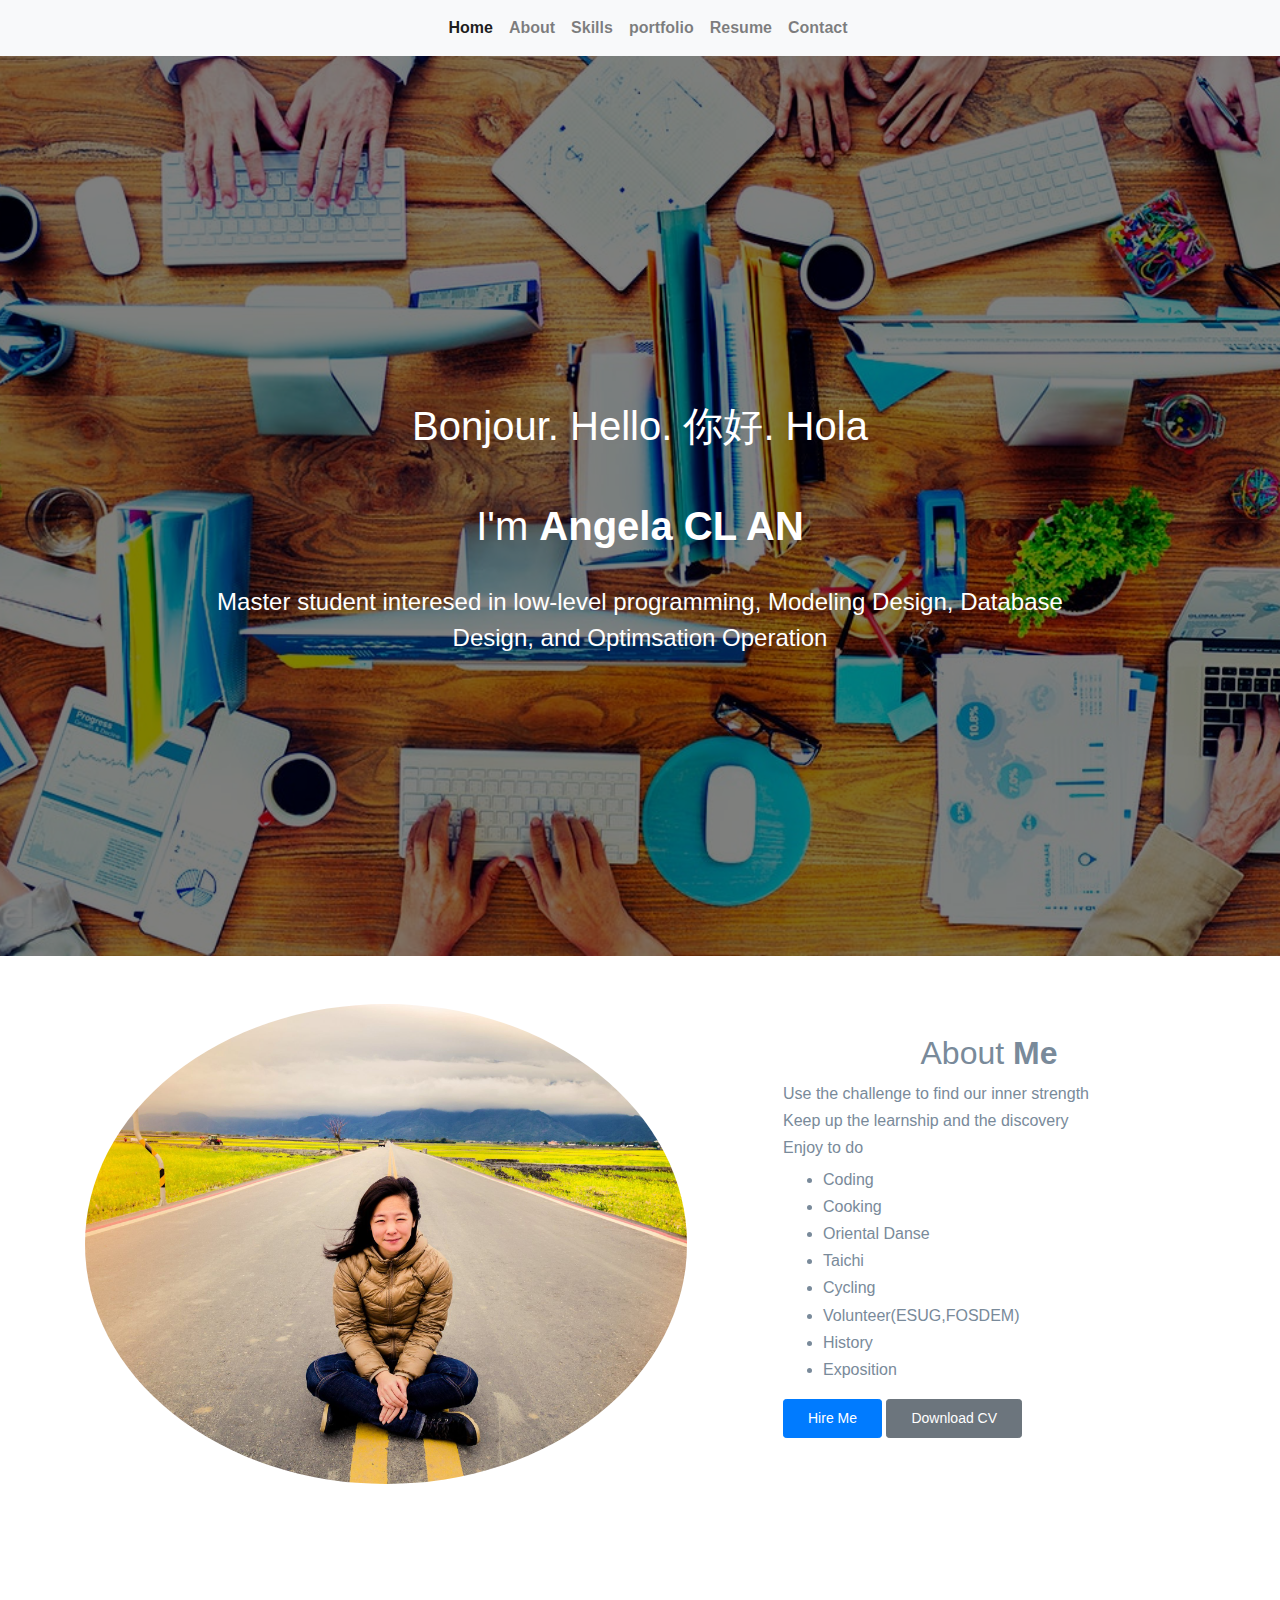
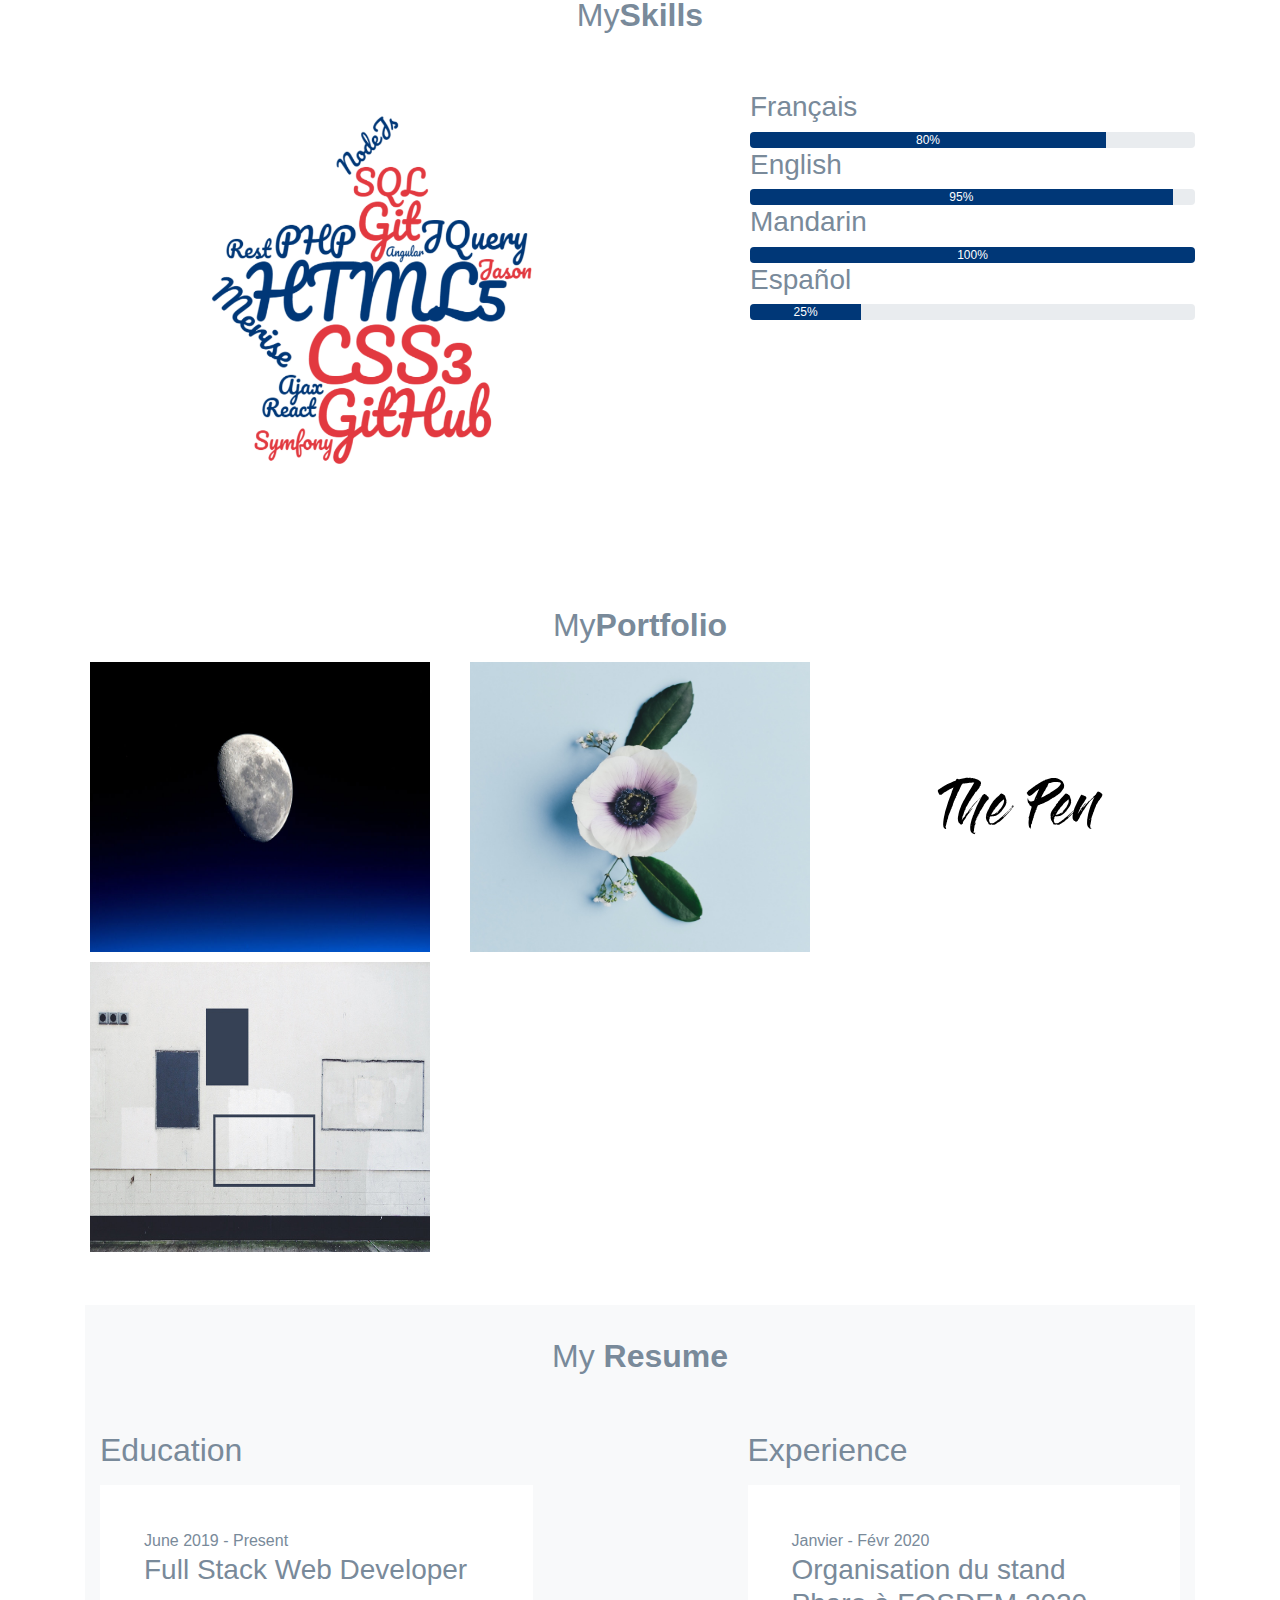
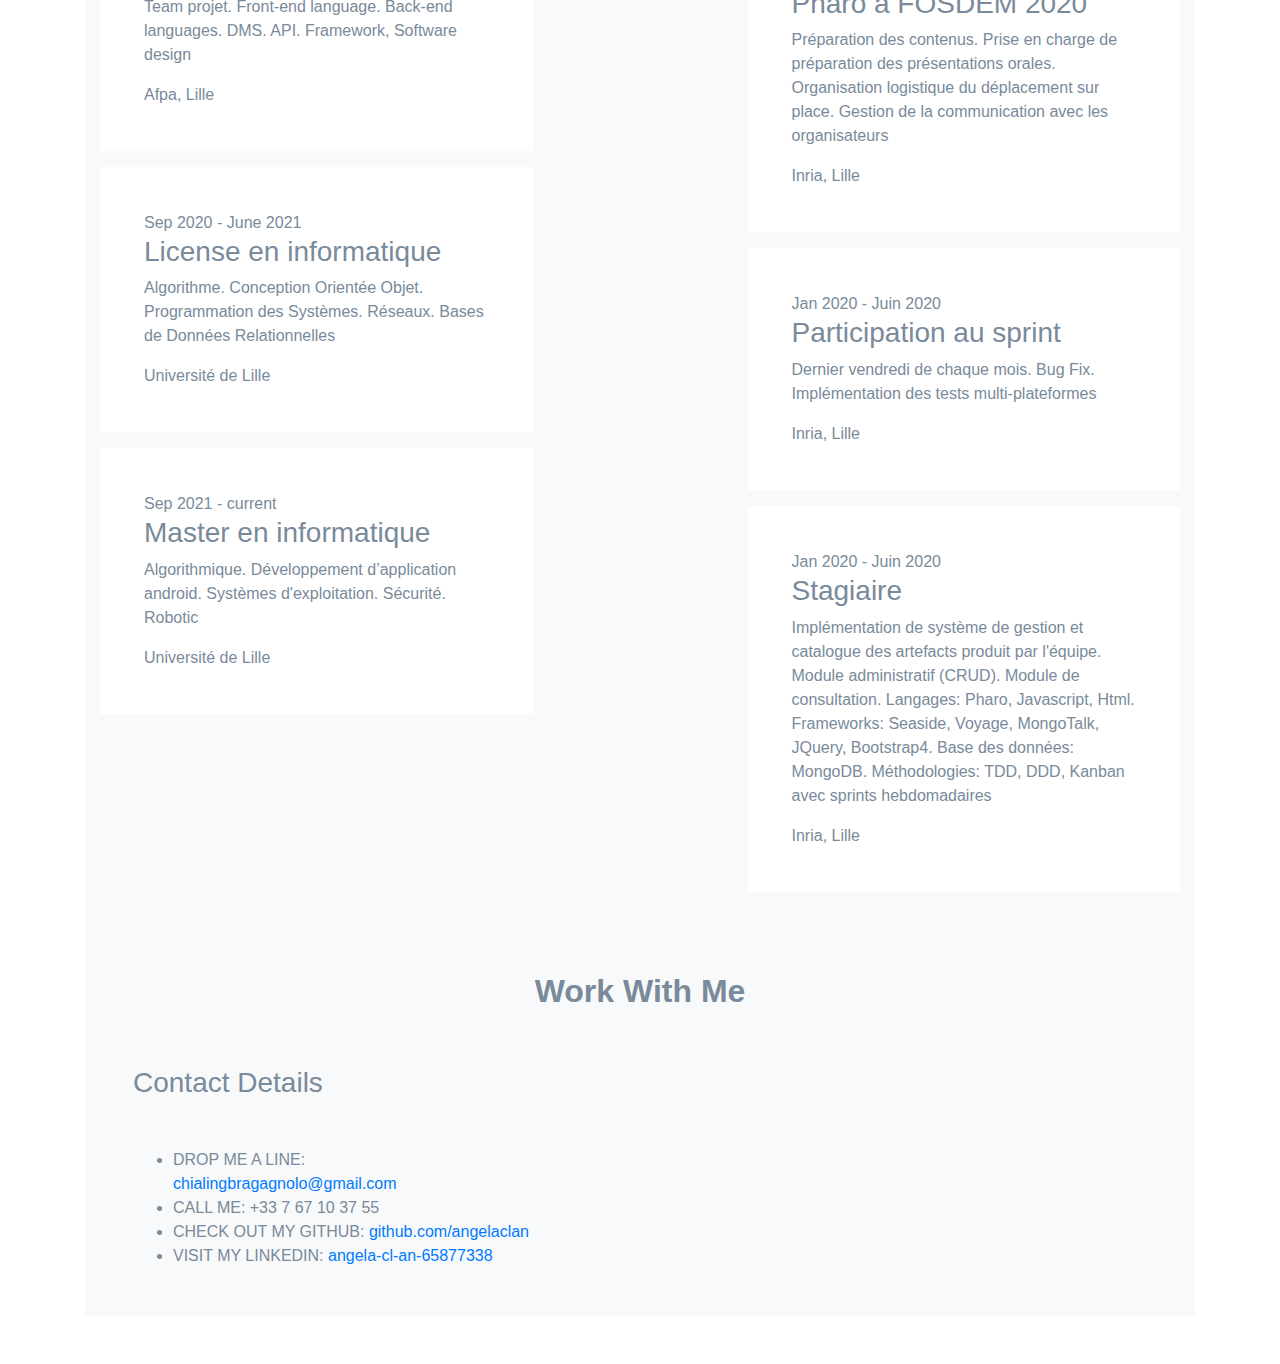
<file: index.html>
<!doctype html>
<html lang="en">
<head>
    <meta charset="utf-8">
    <meta http-equiv= x-ua-compatible content= ie=edge>
    <meta name="viewport" content="width=device-width, initial-scale=1, shrink-to-fit=no">
    <title>CV with bootstrap</title>
    <link rel="stylesheet" href="https://stackpath.bootstrapcdn.com/bootstrap/4.3.1/css/bootstrap.min.css" integrity="sha384-ggOyR0iXCbMQv3Xipma34MD+dH/1fQ784/j6cY/iJTQUOhcWr7x9JvoRxT2MZw1T" crossorigin="anonymous">
    <link href="style.css" rel="stylesheet">
</head>    
<body data-spy="scroll" data-target="#pb-navbar" data-offset="200">
<!-- navigation  --> 



    <nav class="navbar navbar-expand-lg site-navbar navbar-light bg-light awake" id="pb-navbar">
     <div class="container">
      <button class="navbar-toggler" type="button" data-toggle="collapse" data-target="#navbarsExample09" aria-controls="navbarsExample09" aria-expanded="true" aria-label="Toggle navigation">
          <span class="navbar-toggler-icon"></span>
        </button>

        <a class="navbar-brand" href="index.html"></a>
        <div class="navbar-collapse justify-content-md-center collapse show" id="navbarsExample09" style>
          <ul class="navbar-nav">
            <li class="nav-item">
              <a class="nav-link active" href="#section-home">Home</a></li>
            <li class="nav-item"><a class="nav-link" href="#section-about">About</a></li>
            <li class="nav-item"><a class="nav-link" href="#section-skills">Skills</a></li>
            <li class="nav-item"><a class="nav-link" href="#section-portfolio">portfolio</a></li>
            <li class="nav-item"><a class="nav-link" href="#section-resume">Resume</a></li>
            <li class="nav-item"><a class="nav-link" href="#section-contact">Contact</a></li>
          </ul>
        </div>
      </div>
    </nav>     
    
    <section class="site-hero" style="background-image: url(image/teamwork.jpg);" id="section-home" data-stellar-background-ratio="0.5">
      <div class="container">
        <div class="row intro-text align-items-center justify-content-center">
          <div class="col-md-10 text-center">
          <h1 class="site-heading">Bonjour. Hello. 你好. Hola <br> I'm <strong>Angela CL AN</strong></h1>
            <p class="lead site-subheading mb-4 "> Master student interesed in low-level programming, Modeling Design, Database Design, and Optimsation Operation </p>
          </div>
        </div>
      </div>
    </section>

<!-- about -->
<section class="site-section" id="section-about">
    <div class="container">
      <div class="row mb-5 align-items-center">
        <div class="col-lg-7 pr-lg-5 mb-5 mb-lg-0">
          <img src="image/selfie.jpg" alt="Image placeholder" class="img-fluid">
        </div>
        <div class="col-lg-5 pl-lg-5">
          <div class="section-heading">
            <h2>About <strong>Me</strong></h2>
          </div>
            <p class="mb-1 ">Use the challenge to find our inner strength<br>Keep up the learnship and the discovery<br>Enjoy to do
           <ul>
            <li>Coding</li>
            <li>Cooking</li>
            <li>Oriental Danse</li>
            <li>Taichi</li>
            <li>Cycling</li>
            <li>Volunteer(ESUG,FOSDEM)</li> 
            <li>History</li>   
            <li>Exposition</li>  
          </ul>
          </p>
          <p>
            <a href="#section-contact" class="btn btn-primary px-4 py-2 btn-sm smoothscroll">Hire Me</a>
            <a href="resources/Angela_An_WebDeveloper_2019_10_FRENCH.pdf" target="_blank" class="btn btn-secondary px-4 py-2 btn-sm">Download CV</a>
          </p>
        </div>
      </div>

<!-- Skills -->
<section class="site-section" id="section-skills">
  <div class="row pt-3">
    <div class="col-md-12 mb-1">
      <div class="section-heading">
        <h2>My<strong>Skills</strong></h2>
      </div>
      <div class="row pt-5">
        <div class="col-md-1"></div>
        <div class="col-md-4">
          <img class="skill" src="image/skill.png">
        </div>  
            <!-- <div class="skill">
              <h3>Design</h3>
              <div class="progress">
                <div class="progress-bar" role="progressbar" style="width: 85%" aria-valuenow="85" aria-valuemin="0" aria-valuemax="100">
                  <span>85%</span>
                </div>
              </div>
            </div>
            <div class="skill">
              <h3>HTML5</h3>
              <div class="progress">
                <div class="progress-bar" role="progressbar" style="width: 98%" aria-valuenow="98" aria-valuemin="0" aria-valuemax="100">
                  <span>98%</span>
                </div>
              </div>
            </div>
            <div class="skill">
              <h3>CSS3</h3>
              <div class="progress">
                <div class="progress-bar" role="progressbar" style="width: 97%" aria-valuenow="97" aria-valuemin="0" aria-valuemax="100">
                  <span>97%</span>
                </div>
              </div>
            </div>
            <div class="skill">
              <h3>WordPress</h3>
              <div class="progress">
                <div class="progress-bar" role="progressbar" style="width: 88%" aria-valuenow="88" aria-valuemin="0" aria-valuemax="100">
                  <span>88%</span>
                </div>
              </div>
            </div>
            <div class="skill">
              <h3>Bootstrap</h3>
              <div class="progress">
                <div class="progress-bar" role="progressbar" style="width: 92%" aria-valuenow="92" aria-valuemin="0" aria-valuemax="100">
                  <span>92%</span>
                </div>
              </div>
            </div>
      </div> -->
      <div class="col-md-2"> </div>   
        <div class="col-md-5">

            <div class="skill">
                <h3>Français</h3>
                  <div class="progress">
                    <div class="progress-bar" role="progressbar" style="width: 80%" aria-valuenow="80" aria-valuemin="0" aria-valuemax="100">
                      <span>80%</span>
                    </div>
                  </div>
            </div>

          <div class="skill">
            <h3>English</h3>
            <div class="progress">
              <div class="progress-bar" role="progressbar" style="width: 95%" aria-valuenow="95" aria-valuemin="0" aria-valuemax="100">
                <span>95%</span>
              </div>
            </div>
          </div> 

          <div class="skill">
              <h3>Mandarin</h3>
                <div class="progress">
                  <div class="progress-bar" role="progressbar" style="width: 100%" aria-valuenow="100" aria-valuemin="0" aria-valuemax="100">
                    <span>100%</span>
                  </div>
                </div>
          </div>
          
          <div class="skill">
            <h3>Español</h3>
              <div class="progress">
                <div class="progress-bar" role="progressbar" style="width: 25%" aria-valuenow="25" aria-valuemin="0" aria-valuemax="100">
                  <span>25%</span>
                </div>
              </div>
          </div>

          
      </div>
     

    </div>
  </div>
</section>

<!-- portfolio -->
<section class="site-section" id="section-portfolio">
    <div class="row pt-3">
      <div class="col-md-12 mb-1">
        <div class="section-heading">
          <h2>My<strong>Portfolio</strong></h2>
        </div>
      </div>  
    </div>
        
    <div class="row pt-10">
      <div class="col-sm-4">
        <a href="portfolio/Space/index.html"><img class="portfolio" src="image/space.jpg">
        </a>
      </div>
     <div class="col-sm-4">
        <a href = "portfolio/Furneaux/index.html"><img class="portfolio" src="image/flower_3.jpg">
        </a>
      </div> 
      <div class="col-sm-4">
        <a href="portfolio/ThePen/index.html"><img class="portfolio" src="image/the-pen.svg">
        </a>
      </div>
      <div class="col-sm-4">
        <a href="portfolio/Boyce/index.html"><img class="portfolio" src="image/boyce.jpg">
        </a>  
      </div>
      
    </div>  
    <div class="row pt-6">
    </div>
    

</section>      
     


<!-- Resume -->
<section class="site-section bg-light " id="section-resume">
    <div class="container">
      <div class="row">
        <div class="col-md-12 mb-5">
          <div class="section-heading text-center">
            <h2>My <strong>Resume</strong></h2>
          </div>
        </div>
        <div class="col-md-5">
          <h2 class="mb-3">Education</h2>
          <div class="resume-item mb-3">
            <span class="date"><span class="icon-calendar"></span> June 2019 - Present</span>
            <h3>Full Stack Web Developer</h3>
            <p>Team projet. Front-end language. Back-end languages. DMS. API. Framework, Software design</p>
            <span class="school">Afpa, Lille</span>
          </div>

          <div class="resume-item mb-3">
            <span class="date"><span class="icon-calendar"></span> Sep 2020 - June 2021</span>
            <h3>License en informatique </h3>
            <p>Algorithme.  Conception Orientée Objet. Programmation des Systèmes. Réseaux. 
                Bases de Données Relationnelles </p>
            <span class="school">Université de Lille</span>
          </div>

          <div class="resume-item mb-3">
            <span class="date"><span class="icon-calendar"></span> Sep 2021 - current</span>
            <h3>Master en informatique </h3>
            <p>Algorithmique. Développement d’application android. Systèmes d'exploitation.
              Sécurité. Robotic</p>
            <span class="school">Université de Lille</span>
          </div>

        </div>
        <div class="col-md-2"></div>
        <div class="col-md-5">

          <h2 class="mb-3">Experience</h2>

          <div class="resume-item mb-3">
              <span class="date"><span class="icon-calendar"></span>Janvier - Févr 2020</span>
              <h3>Organisation du stand Pharo à FOSDEM 2020</h3>
              <p>Préparation des contenus. Prise en charge de préparation des présentations orales.
                 Organisation logistique du déplacement sur place. Gestion de la  communication avec les organisateurs</p>
              <span class="school">Inria, Lille</span>
          </div>

          <div class="resume-item mb-3">
            <span class="date"><span class="icon-calendar"></span> Jan 2020 - Juin  2020</span>
            <h3>Participation au sprint</h3>
            <p>Dernier vendredi de chaque mois. Bug Fix. Implémentation des tests multi-plateformes</p>
            <span class="school">Inria, Lille </span>
          </div>

          <div class="resume-item mb-3">
            <span class="date"><span class="icon-calendar"></span>Jan 2020 - Juin  2020</span>
            <h3>Stagiaire</h3>
            <p>Implémentation de système de gestion et catalogue des artefacts produit par l'équipe. 
               Module administratif (CRUD). Module de consultation. Langages: Pharo, Javascript, Html.
               Frameworks: Seaside, Voyage, MongoTalk, JQuery, Bootstrap4. Base des données: MongoDB.
               Méthodologies: TDD, DDD, Kanban avec sprints hebdomadaires</p>
            <span class="school">Inria, Lille</span>
          </div>
            
        </div>
      </div>
    </div>
  </section> 

<!-- contact -->
<section class="site-section bg-light" id="section-contact">
    <div class="container">
      <div class="row">
        <div class="col-md-12 mb-5">
          <div class="section-heading text-center">
            <h2><strong>Work With Me</strong></h2>
          </div>
        </div>
        
       
        <div class="col-md-5 pl-md-5">
          <h3 class="mb-5">Contact Details</h3>
          <ul class="site-contact-details">
            <li>
              <span class="text-uppercase">Drop me a line:</span>
               <a   href="mailto:chialingbragagnolo@gmail.com">chialingbragagnolo@gmail.com</a>
            </li>
            <li>
              <span class="text-uppercase">Call me:</span>
              +33 7 67 10 37 55
            </li>
            <li>
              <span class="text-uppercase">Check Out my GitHub:</span>
              <a href = "https://github.com/angelaclan">github.com/angelaclan</a>
            </li>  
            <li>  
              <span class="text-uppercase">Visit my LinkedIn:</span>
              <a href = "https://www.linkedin.com/in/angela-cl-an-65877338/">angela-cl-an-65877338</a>
            </li>
          </ul>
        </div>
      </div>
    </div>
  </section>
</body>
</html>
</file>
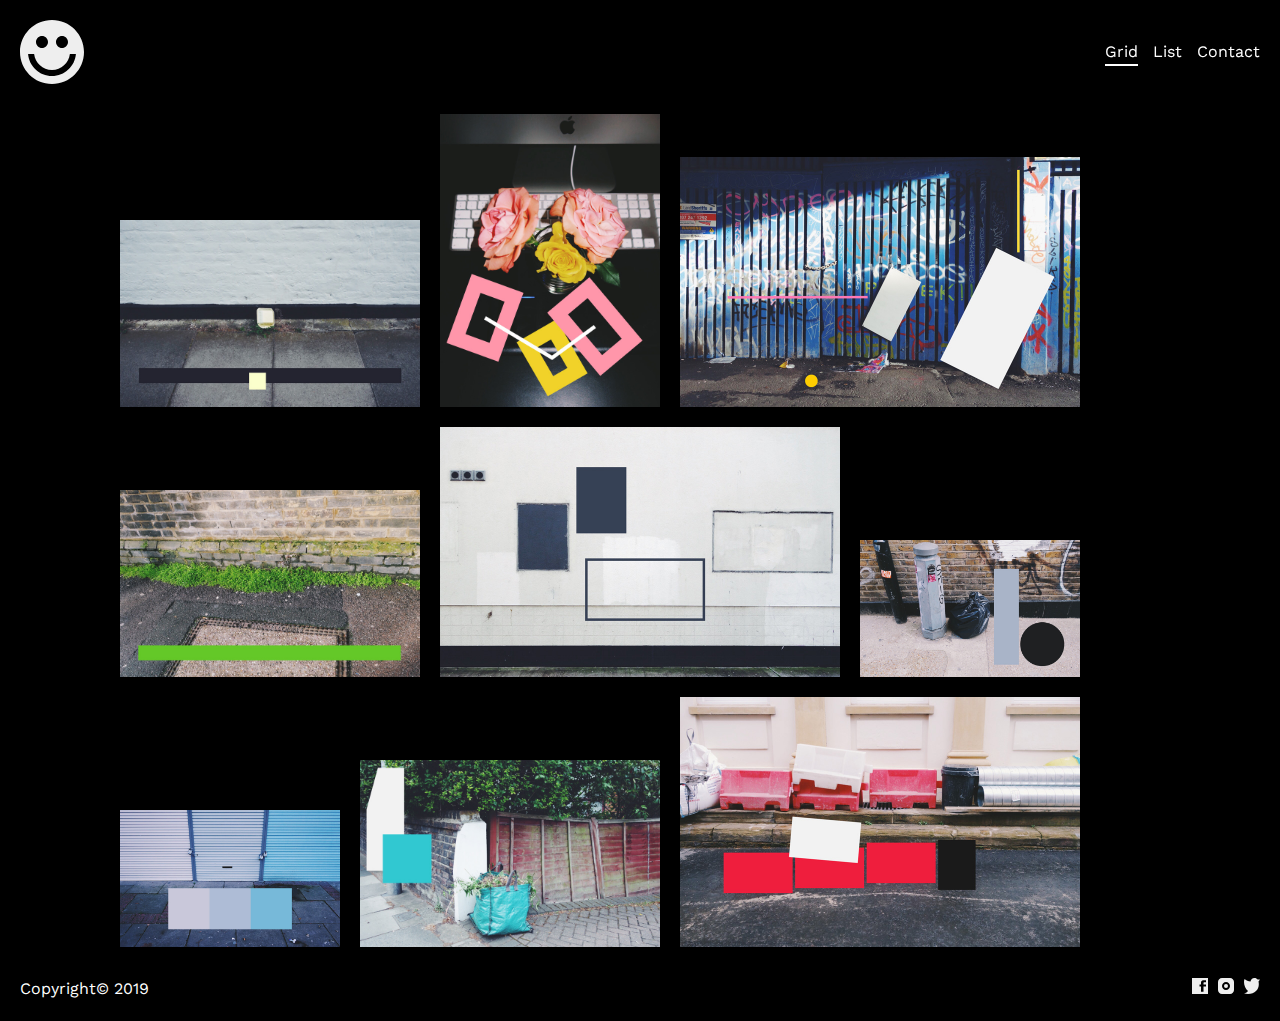
<file: portfolio/Boyce/index.html>
<html>

<header>
<link rel="stylesheet" type="text/css" href="base.css">
<link rel="stylesheet" type="text/css" href="fonts.css">
<link rel="stylesheet" type="text/css" href="style.css">
 
 <h1>
    <img src="logo.svg">
  </h1>
  <nav>
    <a href="grid.html"  class="selected">Grid</a>
    <a href="list.html">List</a>
    <a href="contact.html">Contact</a>
  </nav>
</header>

<section class="photos">
  
    <div class="photo ">
    <div class="overlay">
     <h2>
      Black Line Yellow Box
	   </h2>
    </div>
    <img src="image_1.jpg">
  </div>
  
  <div class="photo small">
    <div class="overlay">
     <h2>
        Desk Flowers
		 </h2>
    </div>
    <img src="image_2.jpg">
  </div>
  
  <div class="photo large">
    <div class="overlay">
     <h2>
 				Fence Sign Reach
     </h2>
    </div>
    <img src="image_3.jpg">
  </div>
  
  <div class="photo ">
    <div class="overlay">
     <h2>
 			Green Grass Line
     </h2>
    </div>
    <img src="image_4.jpg">
  </div>
  
  <div class="photo large">
    <div class="overlay">
     <h2>
 			Fill Outline
     </h2>
    </div>
    <img src="image_5.jpg">
  </div>
  
  <div class="photo small">
    <div class="overlay">
     <h2>
 			Bollard Bag Black Grey
     </h2>
    </div>
    <img src="image_6.jpg">
  </div>
  
  <div class="photo small">
    <div class="overlay">
     <h2>
 			Three Shutters
     </h2>
    </div>
    <img src="image_7.jpg">
  </div>
  
  <div class="photo">
    <div class="overlay">
     <h2>
 			Green Bag White Wall
     </h2>
    </div>
    <img src="image_8.jpg">
  </div>
  
  <div class="photo large">
    <div class="overlay">
     <h2>
 			Temporary Barrier Bin
     </h2>
    </div>
    <img src="image_9.jpg">
  </div>
  </section>

<footer>
  <p>
    Copyright&copy; 2019
  </p>
  <nav>
    <a href="http://facebook.com">
      <img src="icon-facebook.svg"></a>
    <a href="http://instagram.com">
       <img src="icon-instagram.svg"></a>
   <a href="http://twitter.com">
      <img src="icon-twitter.svg"></a>
   </nav>
</footer>
</html>
</file>
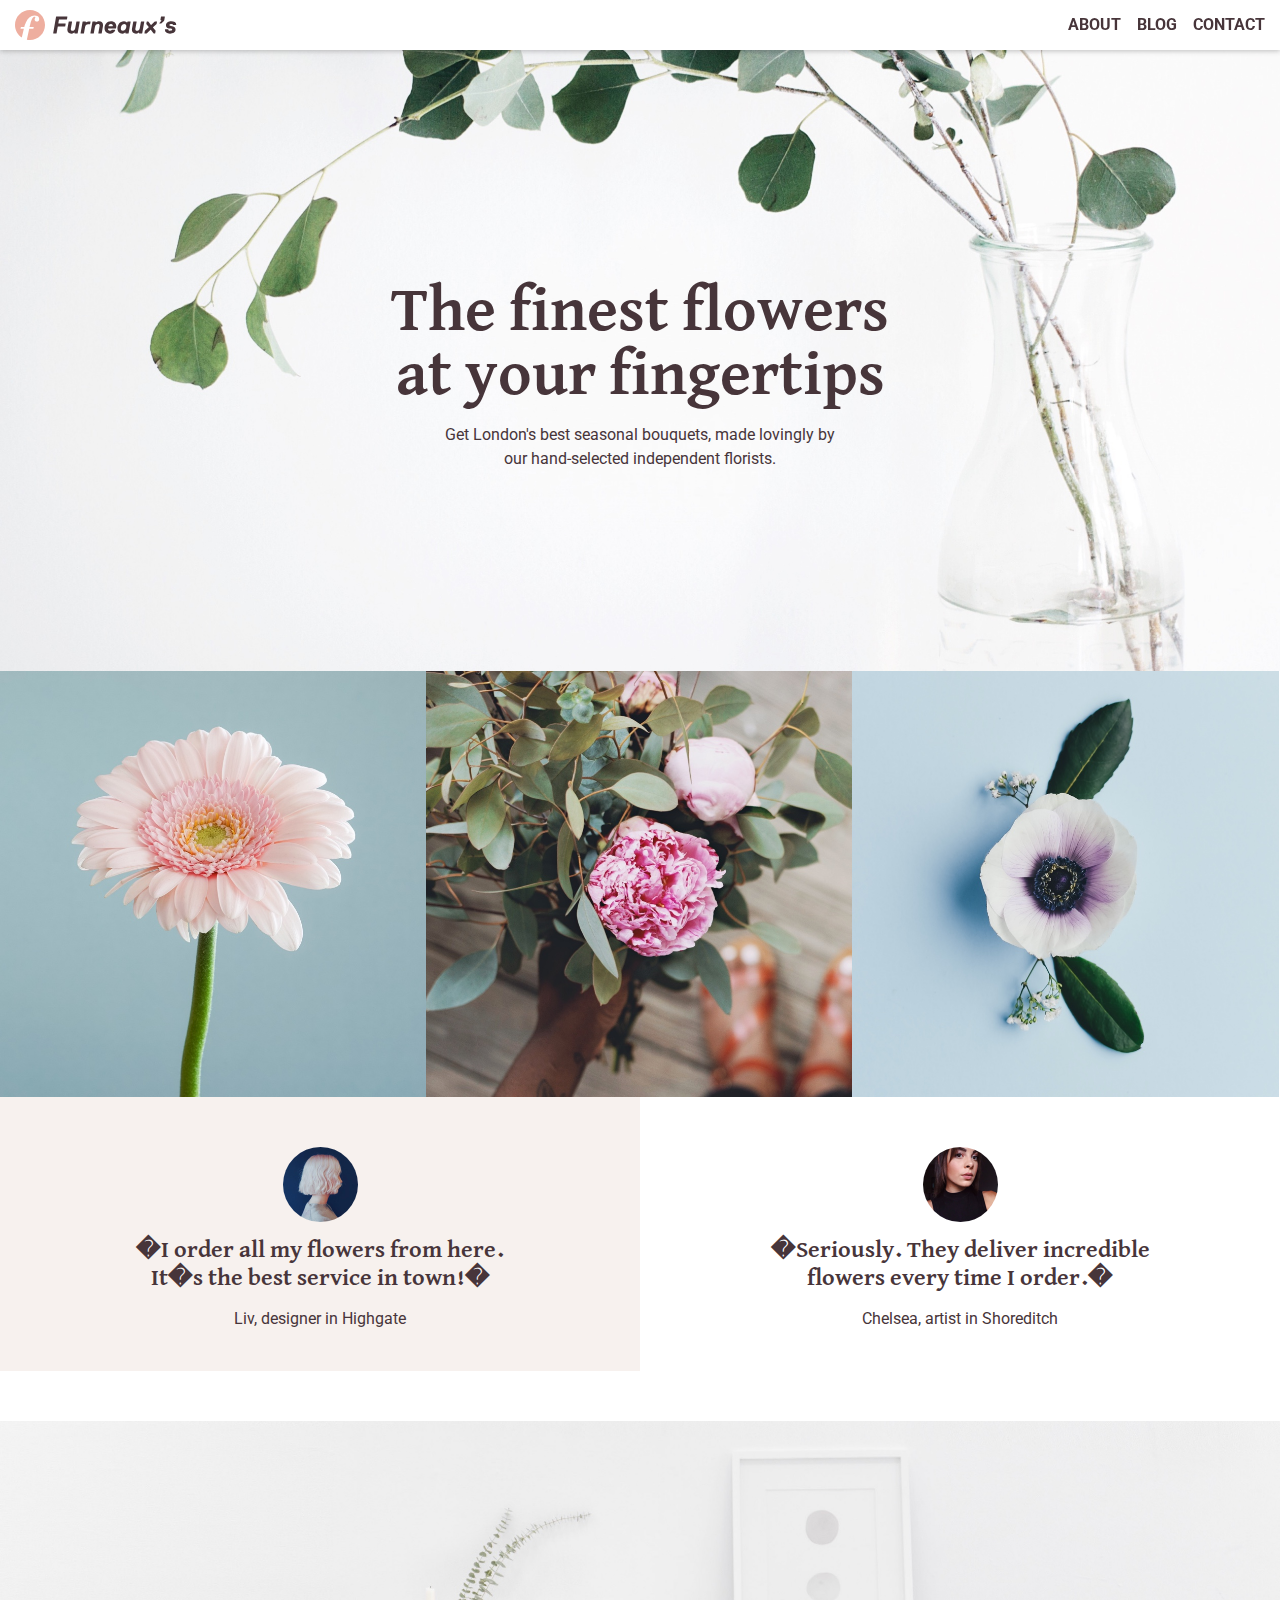
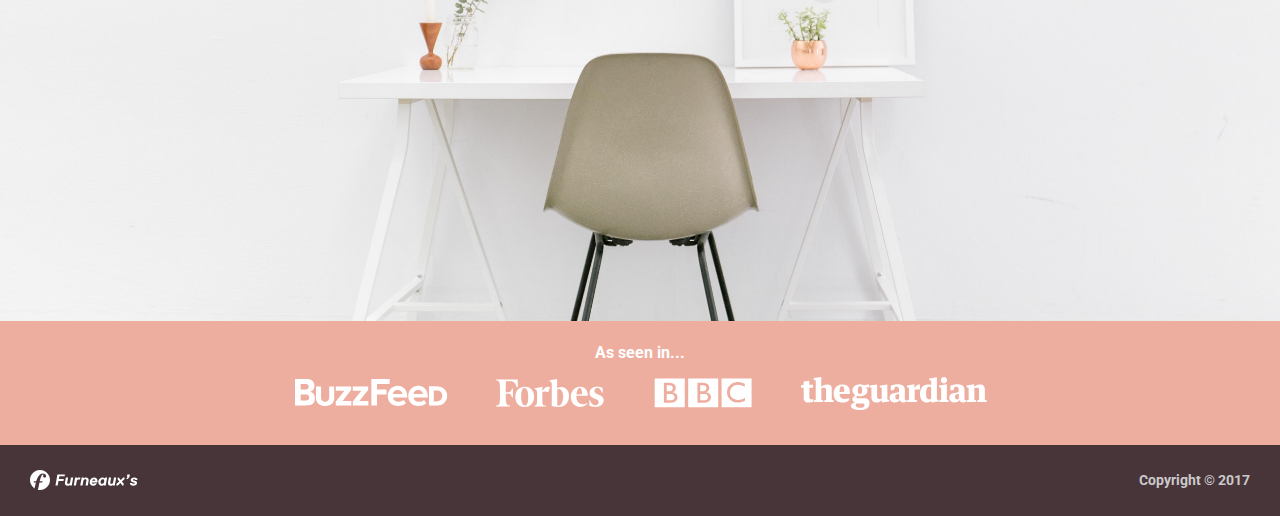
<file: portfolio/Furneaux/index.html>
<html>
<header>

<link rel="stylesheet" type="text/css" href="base.css">
<link rel="stylesheet" type="text/css" href="fonts.css">
<link rel="stylesheet" type="text/css" href="style.css">

  <h1>
    <img src="logo.svg" />
  </h1>
  <nav>
    <a href="about.html">ABOUT</a>
    <a href="blog.html">BLOG</a>
    <a href="contact.html">CONTACT</a>
  </nav>
</header>

<section class="hero">
  <div>
    <h2>
      The finest flowers at your fingertips
    </h2>
    <p>
      Get London's best seasonal bouquets, made lovingly by our hand-selected independent florists.
    </p>
  </div>
</section>

<section class="flowers">
  <img src="flower_1.jpg" />
  <img src="flower_2.jpg" />
  <img src="flower_3.jpg" />
</section>

<section class="quotes">
  <div class="cream-background">
    <img src="quote_liv.png" />
    <blockquote>�I order all my flowers from here. It�s the best service in town!�</blockquote>
    <p>Liv, designer in Highgate</p>
  </div>

  <div>
    <img src="quote_chelsea.png" />
    <blockquote>�Seriously. They deliver incredible flowers every time I order.�</blockquote>
    <p>Chelsea, artist in Shoreditch</p>
  </div>
</section>

<section class="hero chair">
	</section>

<section class="logos">
  <p>As seen in...</p>
  <img src="buzzfeed.svg" />
  <img src="forbes.svg" />
  <img src="bbc.svg" />
  <img src="guardian.svg" />
</section>

<footer>
  <img src="logo-footer.svg" />
  <!-- use &copy; to creat the symble of copyright-->
  <p>Copyright &copy; 2017</p>
</footer>
</html>
</file>
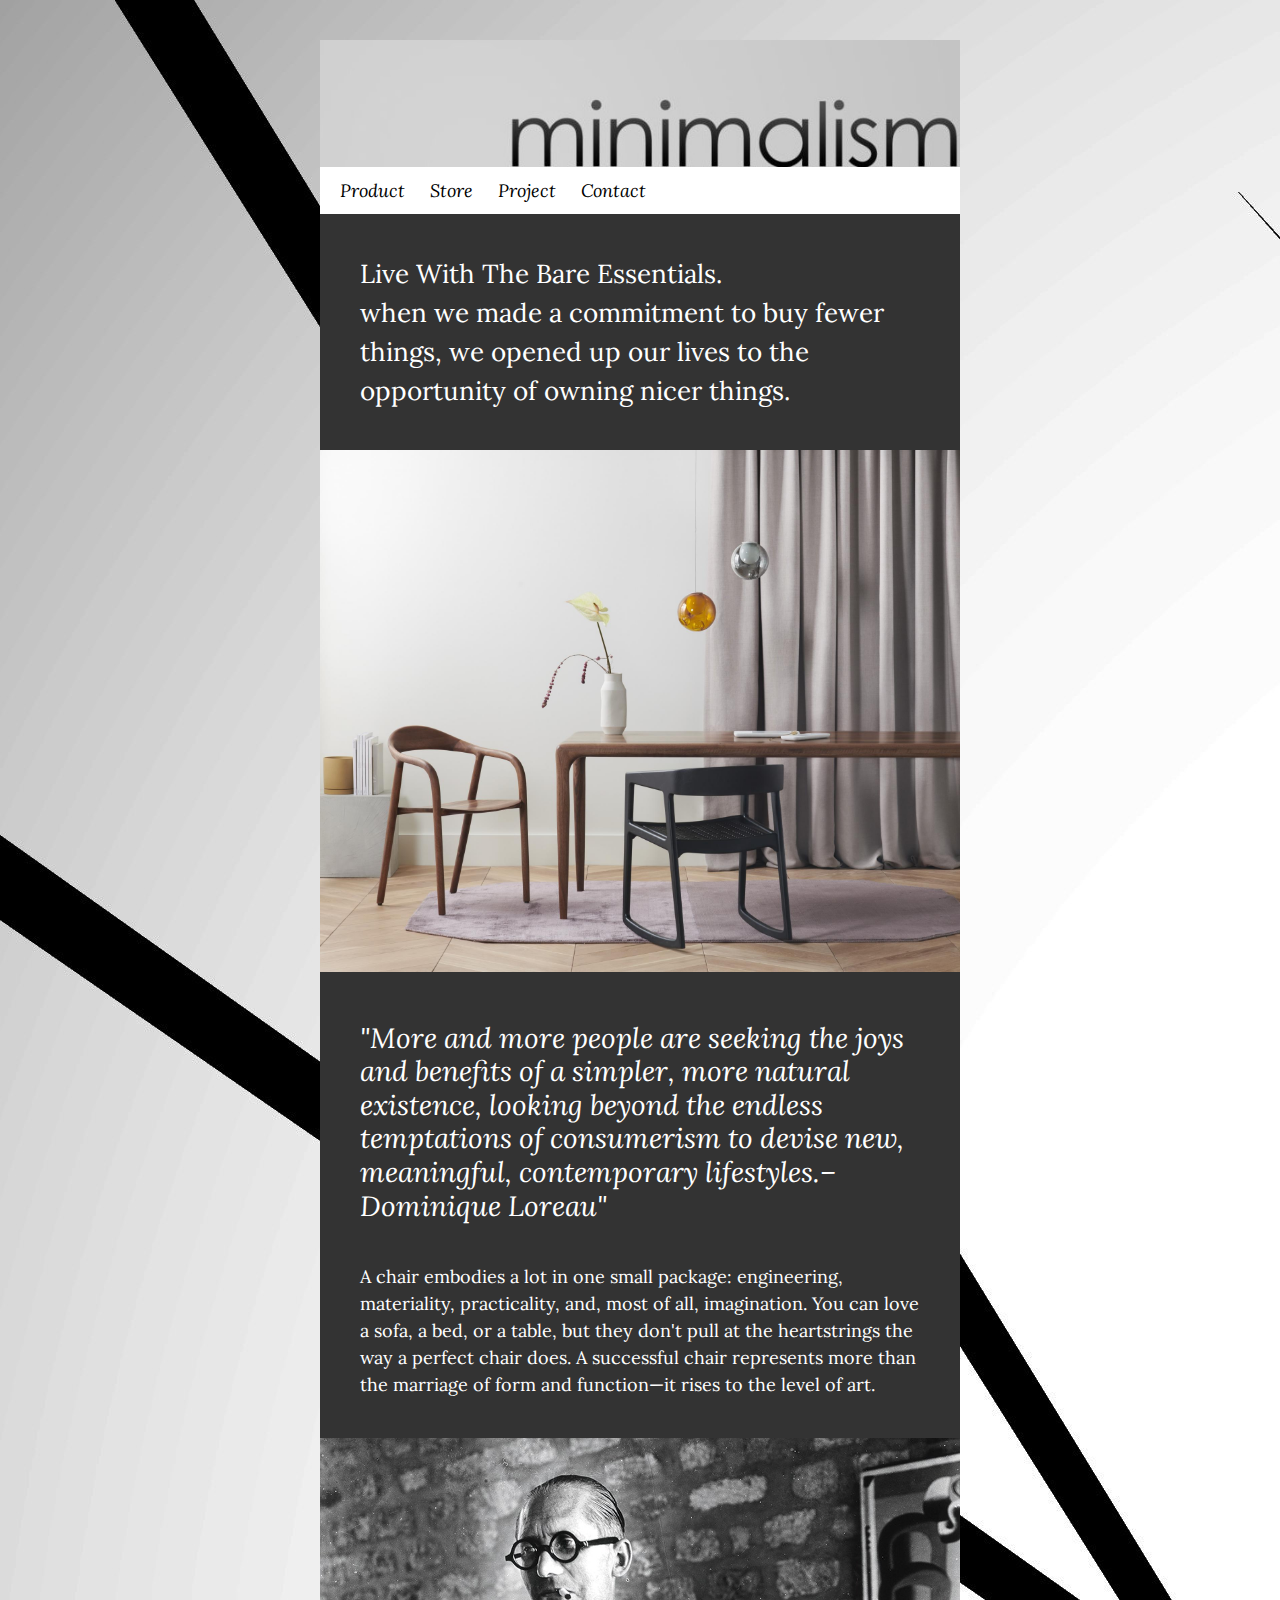
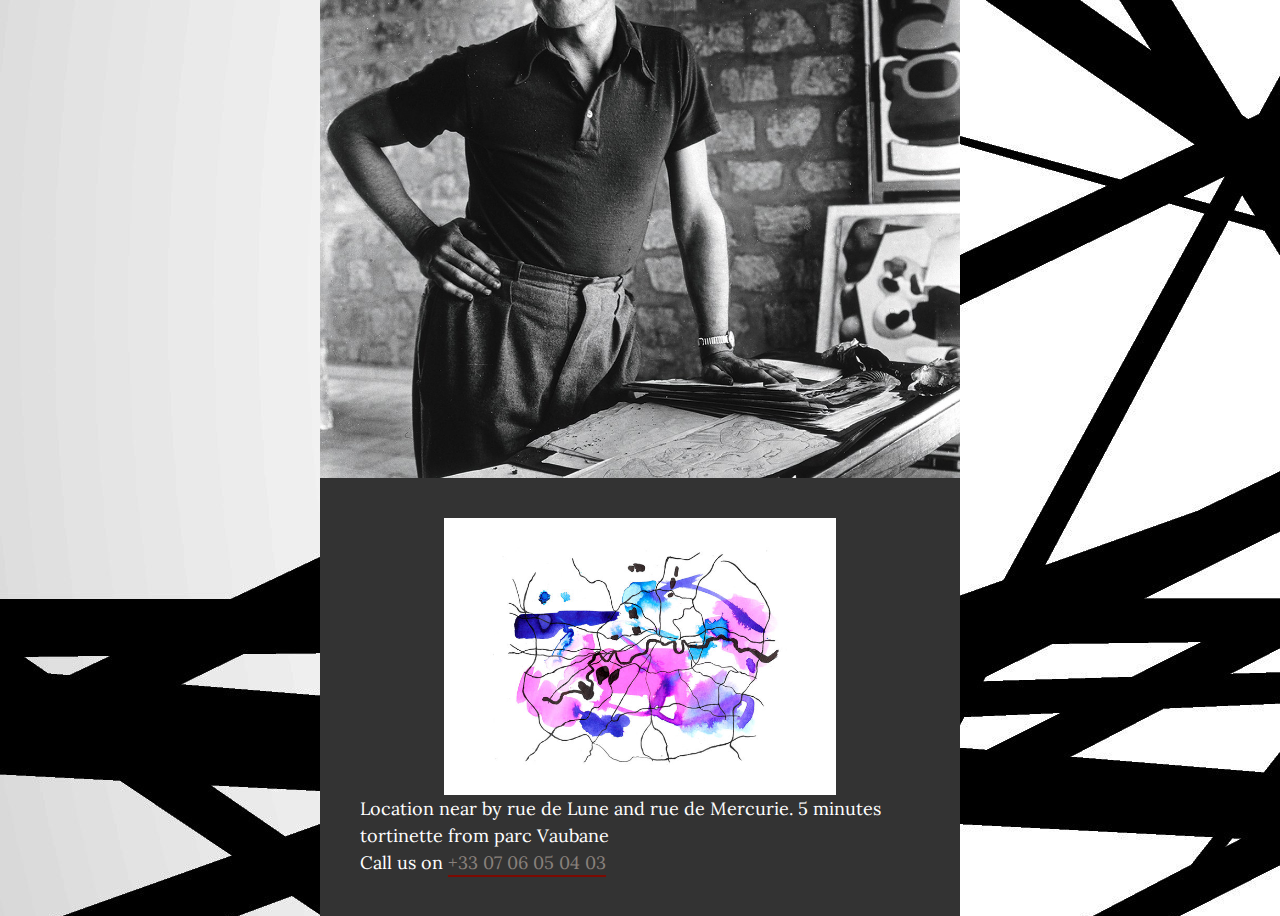
<file: portfolio/Minimalism/index.html>
<html>	

<header>
<link rel="stylesheet" type="text/css" href="base.css">
<link rel="stylesheet" type="text/css" href="fonts.css">
<link rel="stylesheet" type="text/css" href="style.css">

  <h1>
    <img src="chairlogo.jpg">
  </h1>
  
</header>
  <nav>
    <a href= "product.html">Product</a>
    <a href= "www.store.html">Store</a>
    <a href= "www.Project.html">Project</a>
    <a href= "www.contact.html">Contact</a>
 </nav>

 <section>
    <h2> Live With The Bare Essentials.  </h2> 
    <h2> when we made a commitment to buy fewer things, we opened up our lives to the opportunity of owning nicer things.  </h2>   
</section>

<section class="image">
  <img src="chair1.jpg">
</section>	

<section>
  <blockquote> "More and more people are seeking the joys and benefits of a simpler, more natural existence, 
      	 looking beyond the endless temptations of consumerism to devise new, meaningful, 
         contemporary lifestyles.– Dominique Loreau"  </blockquote>
  <p>A chair embodies a lot in one small package: engineering, materiality, practicality, and, most of all, imagination. You can love a sofa, a bed, or a table, but they don't pull at the heartstrings the way a perfect chair does. A successful chair represents more than the marriage of form and function—it rises to the level of art.</p>
  </section>

<section class="image"> 
  <img src="chairdesigner.jpg">
</section>

<section class="contact"> 
 <img src="chairmap.jpg" class="map">
 <p> Location near by rue de Lune and rue de Mercurie. 5 minutes tortinette from parc Vaubane </p>
 <p> Call us on <a href ="+330706050403"> +33 07 06 05 04 03 </a></p>
</section>
</html>
</file>
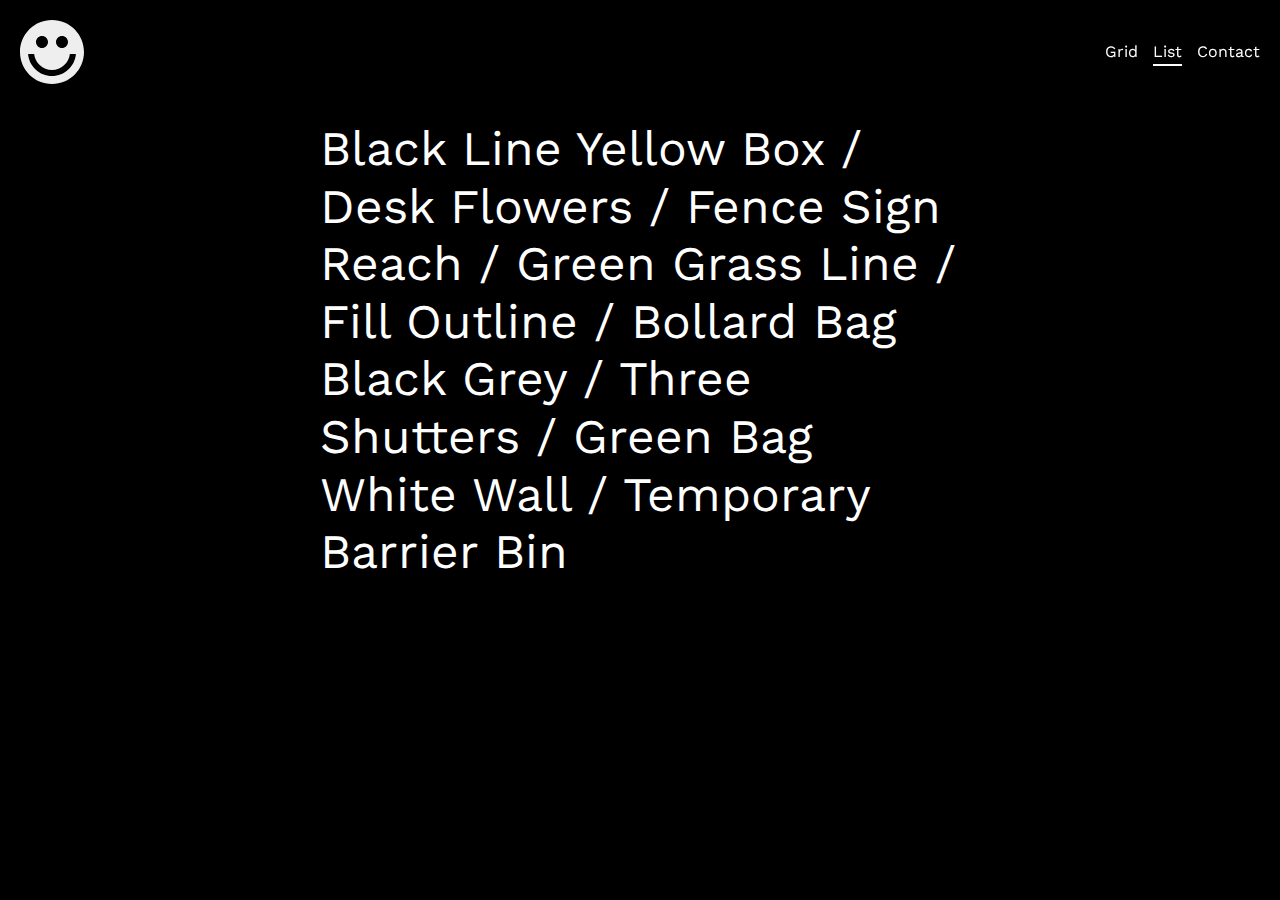
<file: portfolio/Boyce/list.html>
<html>
<header>
<link rel="stylesheet" type="text/css" href="base.css">
<link rel="stylesheet" type="text/css" href="fonts.css">
<link rel="stylesheet" type="text/css" href="style.css">
  <h1>
    <img src="logo.svg">
  </h1>
  <nav>
    <a href="grid.html">Grid</a>
    <a href="list.html"  class="selected">List</a>
    <a href="contact.html">Contact</a>
  </nav>
</header>

<section class="list">
<a href="#">
  Black Line Yellow Box
  <img src="image_1.jpg">
</a>
<a href="#">
  Desk Flowers
  <img src="image_2.jpg">
</a>
<a href="#">
  Fence Sign Reach
  <img src="image_3.jpg">
</a>  
<a href="#">
  Green Grass Line
  <img src="image_4.jpg">
</a>
<a href="#">
  Fill Outline
  <img src="image_5.jpg">
</a>
<a href="#">
  Bollard Bag Black Grey
  <img src="image_6.jpg">
</a>
<a href="#">
Three Shutters
  <img src="image_7.jpg">
</a>  
<a href="#">
  Green Bag White Wall
  <img src="image_8.jpg">
</a>  
<a href="#">
 Temporary Barrier Bin
  <img src="image_9.jpg">
</a>  
 
</section>
</html>
</file>
<file: style.css>
body{
  background: #fff;
  color: #798a9a;
  line-height: 1.5;
  font-size: 16px;
  font-weight: 300; 
  margin-left: auto;
  margin-right: auto;
  align-items: center;
}

/*changes on navbar*/
.navbar a.nav-link{
  font-weight: 700;
}

/*image*/
.site-hero {
    background-color: #ccc;
    background-size: cover;
    background-position: center;
    background-repeat: no-repeat;
    position: relative;
    overflow: hidden;
    height: 100vh;
    min-height: 800px;
    
}

.site-hero:before {
    content: "";
    position: absolute;
    width: 100%;
    top: 0;
    left: 0;
    right: 0;
    bottom: 0;
    background: rgba(0, 0, 0, 0.5);
}
/*Changes on Headline*/
div.col-md-10.text-center{
    position: relative;
    top: 20pc;
}

.site-heading {
    color: #fff;
    text-align: center;
    line-height: 2.5;
}

.lead {
    color: #fff;
    font-size: 24px;
}

.site-section {
    padding: 3em 0;
}
/*about me*/
div .col-lg-7.pr-lg-5.mb-5.mb-lg-0 img{
    border-radius: 50%
}

div.col-lg-5.pl-lg-5{
    line-height: 1.7;
}

.site-section.bg-light{
    padding: 2em 0;
}
/*skills*/
selection-skills.site-section{
    padding: 2em 0;
}
div.roll.pt-5{
    position: relative;;
}
div.section-heading h2{
    text-align: center;
}

img.skill{
    width: 400px;
    height: 400px;
}

.progress-bar {
    display: -ms-flexbox;
    display: flex;
    -ms-flex-direction: column;
    flex-direction: column;
    -ms-flex-pack: center;
    justify-content: center;
    color: #fff;
    text-align: center;
    white-space: nowrap;
    background-color: #003777;
    transition: width .6s ease;
}    

/*portfolio*/

.portfolio{
    height: 300px;
    width: 350px;
    
    padding: 5px;
    
}


/*resume*/
.resume-item {
    padding: 40px;
    background: #fff;
    -webkit-transition: .3s all ease;
    -o-transition: .3s all ease;
    transition: .3s all ease;
    border: 4px solid transparent;
}
</file>
<file: portfolio/Boyce/base.css>
html, body, div, span, applet, object, iframe,
h1, h2, h3, h4, h5, h6, p, blockquote, pre,
a, abbr, acronym, address, big, cite, code,
del, dfn, em, img, ins, kbd, q, s, samp,
small, strike, strong, sub, sup, tt, var,
b, u, i, center,
dl, dt, dd, ol, ul, li,
fieldset, form, label, legend,
table, caption, tbody, tfoot, thead, tr, th, td,
article, aside, canvas, details, embed,
figure, figcaption, footer, header, hgroup,
menu, nav, output, ruby, section, summary,
time, mark, audio, video {
  margin: 0;
  padding: 0;
  border: 0;
  font-size: 100%;
  font: inherit;
  vertical-align: baseline;
}

article, aside, details, figcaption, figure,
footer, header, hgroup, menu, nav, section {
  display: block;
}
body {
  line-height: 1;
}
ol, ul {
  list-style: none;
}
blockquote, q {
  quotes: none;
}
blockquote:before, blockquote:after,
q:before, q:after {
  content: '';
  content: none;
}
table {
  border-collapse: collapse;
  border-spacing: 0;
}

img, iframe {
  vertical-align: bottom;
  max-width: 100%;
}

input, textarea, select {
  font: inherit;
}

* {
  -webkit-box-sizing: border-box;
  -moz-box-sizing: border-box;
  box-sizing: border-box;
  -webkit-font-smoothing: antialiased;
  text-rendering: optimizeLegibility;
}
</file>
<file: portfolio/Boyce/fonts.css>
@import url(//fonts.googleapis.com/css?family=Work+Sans:400);
</file>
<file: portfolio/Boyce/style.css>
body {
	font-family: Work Sans;
	font-size: 16px;
	line-height: 1.5;
  color: #fff;
	background-color: #000;
  margin-top: 104px;
}

a{
  color: #fff;
  text-decoration: none;
}

header{
  /*overflow: hidden;*/
  display: flex;
  justify-content: space-between;
  align-items: center;
  width: 100%;
  padding: 20px;
  position: fixed;
  top: 0;
  left: 0;
  z-index: 2;
}

header h1{
  /*float: left;*/
  width: 64px;
}

header nav{
/*  float: right;
  margin-top: 20px;*/}

header nav a{
  margin-left: 10px;
  transition: border 0.5s 1s ease-in;
  border-bottom: solid 2px rgba(0,0,0,0);
  padding-bottom: 3px;
  }

header nav a:hover{
  border-bottom: 2px solid #555;
  padding-bottom: 3px;
}

.selected{
  border-bottom: solid 2px #fff;
  padding-bottom: 3px;
}

.photos{
  max-width: 1080px;
  margin-left: auto;
  margin-right: auto;
  padding-left: 10px;
  padding-right: 10px;
  display: flex;
  flex-wrap: wrap;
  align-items: flex-end;
  
}
.photo{
  /*display: inline-block;*/
  width: 300px;
  margin: 10px;
 /* vertical-align:bottom;*/
  position: relative;
}

.overlay{
  position: absolute;
  top: 0;
  left: 0;
  width: 100%;
  height: 100%;
  background-color:rgba(0,0,0,0.7);
  opacity: 0;
  transition: opacity 0.5s;
  z-index: 2;
}

.photo:hover .overlay{
  opacity: 1;
}

.photo h2{
  font-size: 32px;
  position:absolute ;
  margin-top: -15px;
  margin-left: -15px;
  line-height: 1.2;  
}

.photo img{
  transition: filter 0.5s;
}

.photo:hover img{
  filter: grayscale(100%);
}

.small{
  width: 220px ;
}
  
.large{
  width: 400px;
}

footer{
  display: flex;
  justify-content: space-between;
  align-items: center;
  
  padding: 20px;
}



footer nav a{
  width: 16px;
  margin-left: 5px;
  display: inline-block;
}

.list{
  max-width:640px ;
  margin-left: auto;
  margin-right: auto;
  font-size: 48px;
  line-height: 1.2;
  margin-top: 120px ;
}

.list a:after{
  content: "/";
}

.list a img{
   opacity: 0;
   position: fixed;
   left: 50%;
   top: 50%;
   transform: translate(-50%, -50%);
   max-width: 80vw;
   /* this tells the browser to ignore defult interaction with mouse  */
   pointer-events: none;
  transition: opacity 0.3s;
}

.list a:last-child:after{
  content: "";
}

.list a:hover img{
  opacity: 1;
}
  
@media(max-width:480px){
  
  .photos{
justify-content: center
}
</file>
<file: portfolio/Furneaux/base.css>
html, body, div, span, applet, object, iframe,
h1, h2, h3, h4, h5, h6, p, blockquote, pre,
a, abbr, acronym, address, big, cite, code,
del, dfn, em, img, ins, kbd, q, s, samp,
small, strike, strong, sub, sup, tt, var,
b, u, i, center,
dl, dt, dd, ol, ul, li,
fieldset, form, label, legend,
table, caption, tbody, tfoot, thead, tr, th, td,
article, aside, canvas, details, embed,
figure, figcaption, footer, header, hgroup,
menu, nav, output, ruby, section, summary,
time, mark, audio, video {
  margin: 0;
  padding: 0;
  border: 0;
  font-size: 100%;
  font: inherit;
  vertical-align: baseline;
}

article, aside, details, figcaption, figure,
footer, header, hgroup, menu, nav, section {
  display: block;
}
body {
  line-height: 1;
}
ol, ul {
  list-style: none;
}
blockquote, q {
  quotes: none;
}
blockquote:before, blockquote:after,
q:before, q:after {
  content: '';
  content: none;
}
table {
  border-collapse: collapse;
  border-spacing: 0;
}

img, iframe {
  vertical-align: bottom;
  max-width: 100%;
}

input, textarea, select {
  font: inherit;
}

* {
  -webkit-box-sizing: border-box;
  -moz-box-sizing: border-box;
  box-sizing: border-box;
  -webkit-font-smoothing: antialiased;
  text-rendering: optimizeLegibility;
}
</file>
<file: portfolio/Furneaux/fonts.css>
@import url(//fonts.googleapis.com/css?family=Roboto:400,700|David+Libre:400,700);
</file>
<file: portfolio/Furneaux/style.css>
body {
  font-family: Roboto;
  /* good range 14-20px*/
  font-size: 16px;
  line-height: 1.5;
  color: #47353a;
}
header {
  padding: 10px 15px;
  /*to get our header to have its proper height again*/
  overflow: hidden;
}
header h1 {
  float: left;
}

header nav {
  float: right;
  margin-top: 3px;
}

header nav a {
  color: #47353a;
  text-decoration: none;
  margin-left: 12px;
  text-transform: uppercase;
  font-weight: 700;
}

.hero {
  background-image: url(hero.jpg);
  background-size: cover;
  padding-top: 230px;
  padding-bottom: 200px;
  /* with the vase on the right, better setting for position is align to the right handside horizontally
  and the center vertically*/
  background-position: right center;
}

.hero div {
  /* to regulate the length of the text*/
  max-width: 560px;
  margin-right: auto;
  margin-left: auto;
  padding-right: 20px;
  padding-left: 20px;
  text-align: center;
}

.hero h2 {
  font-family: David Libre;
  font-size: 64px;
  font-weight: 700;
  line-height: 1;
  margin-bottom: 15px;
}

.hero p {
  /* to regulate the length of the text*/
  max-width: 400px;
  margin-right: auto;
  margin-left: auto;
}

.flowers {
  overflow: hidden;
}
.flowers img {
  float: left;
  width: 33.3%;
}

.quotes {
  overflow: hidden;
}

.quotes div {
  width: 50%;
  float: left;
  text-align: center;
  padding: 50px 20px 40px 20px;
}
.cream-background {
  background-color: #f7f1ee;
}
.quotes img {
  width: 75px;
  border-radius: 100%;
}
.quotes blockquote {
  font-family: David Libre;
  font-size: 24px;
  font-weight: 700;
  line-height: 1.15;
  max-width: 400px;
  margin: 15px auto 15px auto;
}
.chair {
  background-image: url(full-bleed.jpg);
  background-position: center bottom;
  /*different between height vs background size*/
  height: 500px;
}

.logos {
  background-color: #eeae9f;
  padding: 20px 20px 35px 20px;
  text-align: center;
}

.logos p {
  color: #ffffff;
  font-weight: 700;
  margin-bottom: 10px;
}

.logos img {
  margin-left: 20px;
  margin-right: 20px;
}

footer {
  background-color: #47353a;
  padding: 25px 30px;
  overflow: hidden;
}

footer img {
  float: left;
}

footer p {
  float: right;
  font-size: 14px;
  color: #ccc9ca;
  font-weight: 700;
}
/*first breakpoint at 600px*/
@media (max-width: 600px) {
  body {
    font-size: 14px;
  }

  header nav {
    line-height: 24px;
  }

  .hero h2 {
    font-size: 32px;
    margin-bottom: 5px;
  }

  .hero {
    padding-top: 80px;
    padding-bottom: 80px;
  }

  .quotes div {
    float: none;
    width: auto;
    padding: 15px 15px 20px 15px;
  }

  .quotes blockquote {
    font-size: 20px;
  }

  .quotes p {
    /*hide element in breakpoint*/
    display: none;
  }

  .chair {
    height: 300px;
  }
}
@media (max-width: 430px) {
  header nav,
  header h1 {
    float: none;
  }

  header nav a {
    margin-left: 0;
    margin-right: 12px;
  }

  .flowers img {
    float: none;
    width: auto;
  }

  footer img {
    padding: 10px 5px;
  }

  footer p {
    padding: 10px 5px;
  }
}

@media (max-width: 820px) {
  .logos img {
    margin-left: 5px;
    margin-right: 5px;
  }
}

@media (max-width: 640px) {
  .logos img {
    display: block;
    margin: 0 auto 35px auto;
  }
  /* to effect only on the pointed item */
  .logos img:last-child {
    margin-bottom: 0;
  }
}

/*this apply to screen width above 820px*/
@media (min-width: 820px) {
  header {
    position: fixed;
    width: 100%;
    top: 0;
    left: 0;
    background-color: #fff;
    box-shadow: 0 1px 5px 0px rgba(51, 51, 51, 0.3);
  }

  .hero {
    margin-top: 50px;
  }
}
</file>
<file: portfolio/Minimalism/base.css>
html, body, div, span, applet, object, iframe,
h1, h2, h3, h4, h5, h6, p, blockquote, pre,
a, abbr, acronym, address, big, cite, code,
del, dfn, em, img, ins, kbd, q, s, samp,
small, strike, strong, sub, sup, tt, var,
b, u, i, center,
dl, dt, dd, ol, ul, li,
fieldset, form, label, legend,
table, caption, tbody, tfoot, thead, tr, th, td,
article, aside, canvas, details, embed,
figure, figcaption, footer, header, hgroup,
menu, nav, output, ruby, section, summary,
time, mark, audio, video {
  margin: 0;
  padding: 0;
  border: 0;
  font-size: 100%;
  font: inherit;
  vertical-align: baseline;
}

article, aside, details, figcaption, figure,
footer, header, hgroup, menu, nav, section {
  display: block;
}
body {
  line-height: 1;
}
ol, ul {
  list-style: none;
}
blockquote, q {
  quotes: none;
}
blockquote:before, blockquote:after,
q:before, q:after {
  content: '';
  content: none;
}
table {
  border-collapse: collapse;
  border-spacing: 0;
}

img, iframe {
  vertical-align: bottom;
  max-width: 100%;
}

input, textarea, select {
  font: inherit;
}

* {
  -webkit-box-sizing: border-box;
  -moz-box-sizing: border-box;
  box-sizing: border-box;
  -webkit-font-smoothing: antialiased;
  text-rendering: optimizeLegibility;
}
</file>
<file: portfolio/Minimalism/fonts.css>
@import url(//fonts.googleapis.com/css?family=Lora:400,400i);
</file>
<file: portfolio/Minimalism/style.css>
body {
  font-family: Lora;
  font-size: 18px;
  line-height: 1.5;
  color: #ffffff;
  background-image: url(backgroundchair.jpg);
  max-width: 640px;
  margin-left: auto;
  margin-right: auto;
  padding-top: 40px;
}
header {
  background-color: #ffffff;
}
nav {
  background-color: #ffffff;
  padding: 10px 20px 10px 20px;
}
nav a {
  font-style: italic;
  color: #000000;
  text-decoration: none;
  margin-right: 20px;
}
nav a:hover {
  color: #7c0a02;
  border-bottom: solid 2px;
}

section {
  background-color: #333333;
  padding: 40px;
}
h2 {
  font-size: 26px;
  line-height: 1.5;
}
.image {
  padding: 0;
}
blockquote {
  font-size: 28px;
  line-height: 1.2;
  font-style: italic;
  margin-top: 10px;
  margin-bottom: 40px;
}

.map {
  display: block;
  margin-left: auto;
  margin-right: auto;
  width: 70%;
}
  }
.contact p {
  margin-top: 20px;
}
.contact a {
  color: #88807b;
  text-decoration: none;
  border-bottom: solid 2px #7c0a02;
  padding-bottom: 1px;
}

@media (max-width: 740px) {
  section,
  header {
    padding: 20px;
  }

  h2,
  blockquote {
    font-size: 24px;
  }
  body {
    padding: 0;
    font-size: 16px;
  }
  nav {
    font-size: 18px;
  }
  nav a {
    display: block;
  }
  nav a:hover {
    border-bottom: none;
  }
  blockquote {
    margin-top: 0;
    margin-bottom: 20px;
  }
}
</file>
